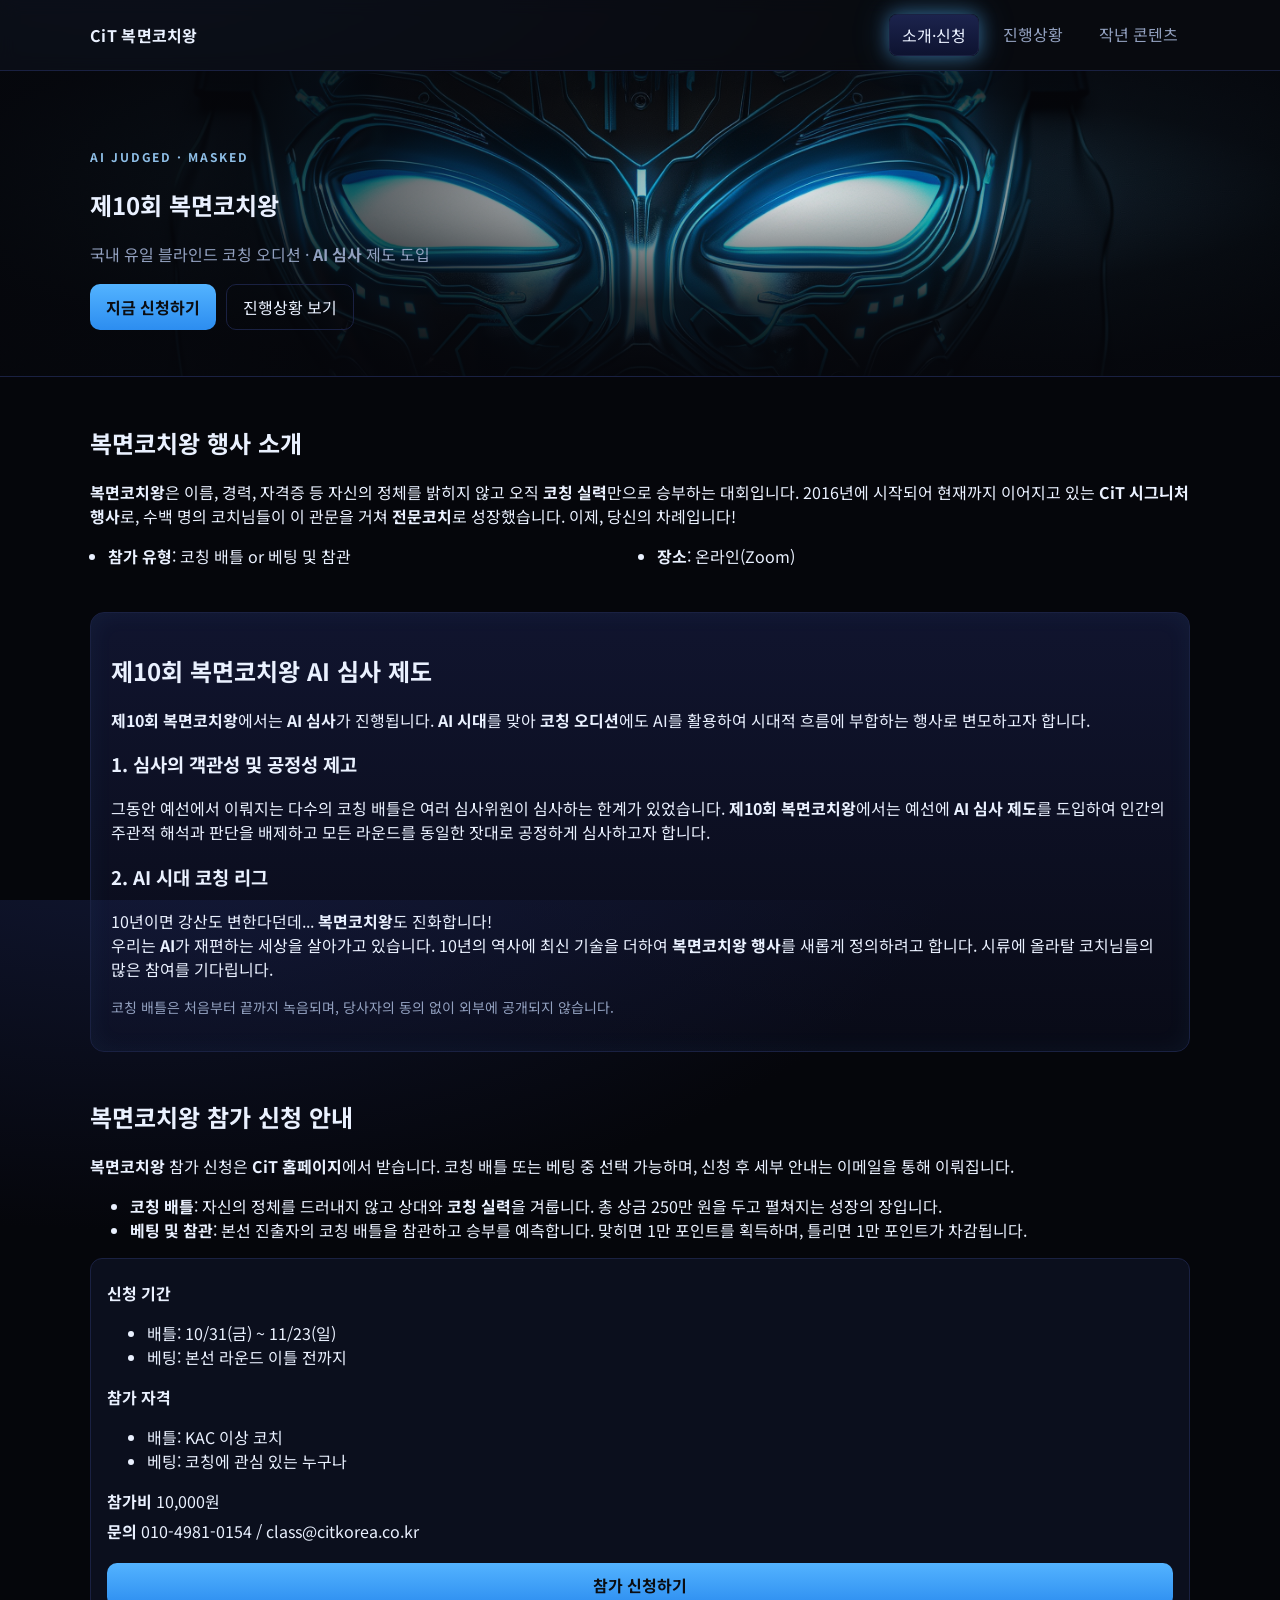
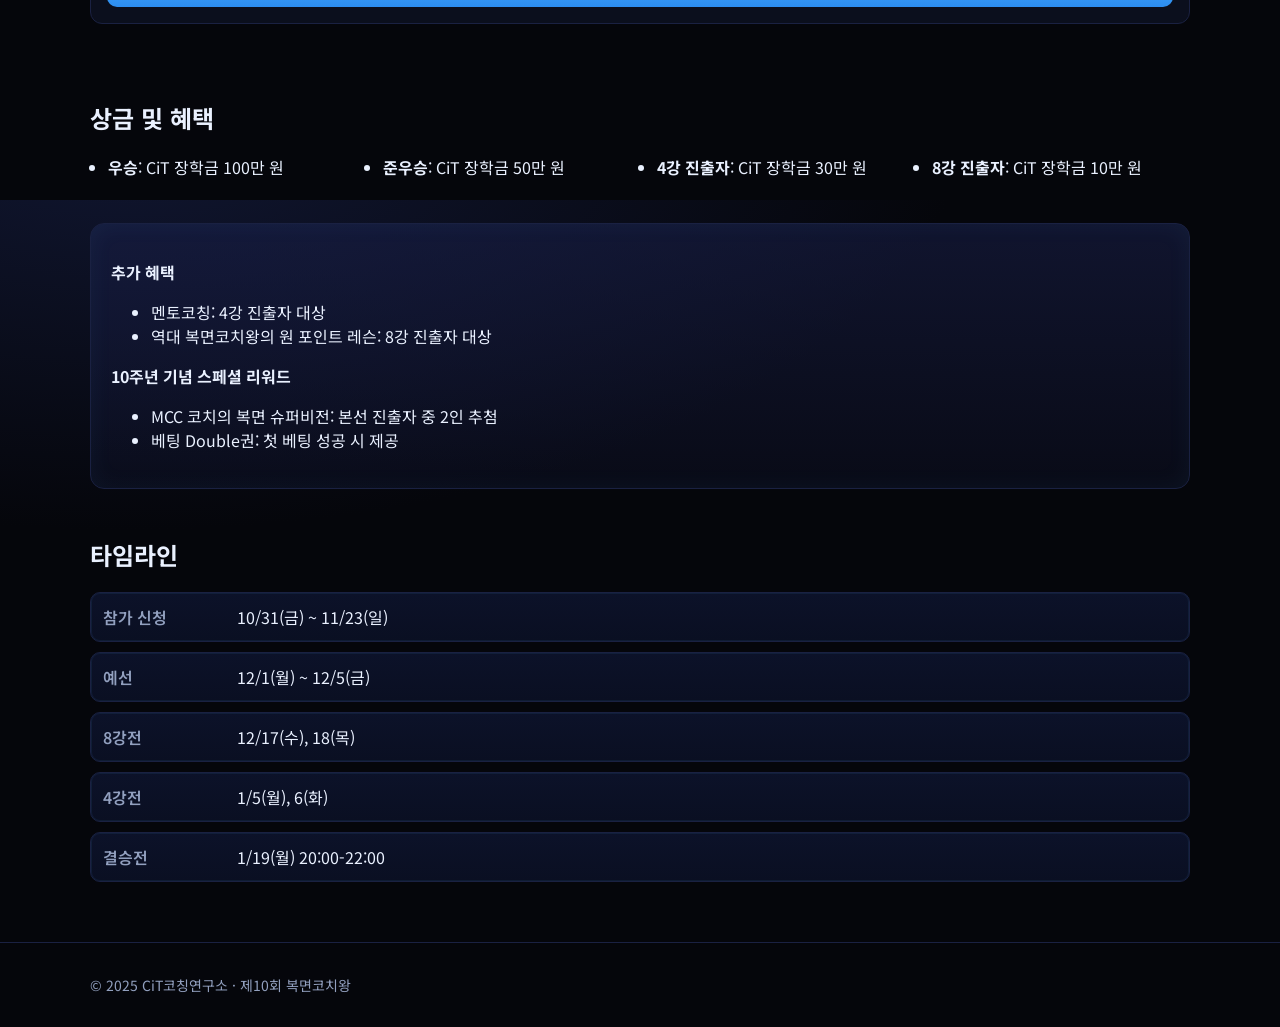
<file: index.html>
<!DOCTYPE html>
<html lang="ko">
<head>
    <meta charset="UTF-8" />
    <meta name="viewport" content="width=device-width, initial-scale=1, maximum-scale=5, user-scalable=yes" />
    <title>제10회 복면코치왕 | 소개 · 신청</title>
    <meta name="description" content="제10회 복면코치왕 행사 소개 및 참가 신청. 올해는 AI 심사 제도를 도입합니다." />
    
    <!-- SEO 메타 태그 -->
    <meta name="keywords" content="복면코치왕, 코칭, 오디션, AI심사, 코치, 전문코치, 코칭배틀, CiT코칭연구소" />
    <meta name="author" content="CiT코칭연구소" />
    <meta name="robots" content="index, follow" />
    <meta name="language" content="ko" />
    <meta name="revisit-after" content="7 days" />
    
    <!-- Open Graph 메타 태그 -->
    <meta property="og:type" content="website" />
    <meta property="og:title" content="제10회 복면코치왕 | 소개 · 신청" />
    <meta property="og:description" content="제10회 복면코치왕 행사 소개 및 참가 신청. 올해는 AI 심사 제도를 도입합니다." />
    <meta property="og:image" content="assets/img/mask-ai.png" />
    <meta property="og:url" content="https://citkorea.co.kr/masked-coach" />
    <meta property="og:site_name" content="CiT 복면코치왕" />
    <meta property="og:locale" content="ko_KR" />
    
    <!-- Twitter Card 메타 태그 -->
    <meta name="twitter:card" content="summary_large_image" />
    <meta name="twitter:title" content="제10회 복면코치왕 | 소개 · 신청" />
    <meta name="twitter:description" content="제10회 복면코치왕 행사 소개 및 참가 신청. 올해는 AI 심사 제도를 도입합니다." />
    <meta name="twitter:image" content="assets/img/mask-ai.png" />
    
    <!-- 구조화된 데이터 (JSON-LD) -->
    <script type="application/ld+json">
    {
        "@context": "https://schema.org",
        "@type": "Event",
        "name": "제10회 복면코치왕",
        "description": "국내 유일 블라인드 코칭 오디션 · AI 심사 제도 도입",
        "startDate": "2024-10-31",
        "endDate": "2025-01-19",
        "eventStatus": "https://schema.org/EventScheduled",
        "eventAttendanceMode": "https://schema.org/OnlineEventAttendanceMode",
        "location": {
            "@type": "VirtualLocation",
            "url": "https://citkorea.co.kr/masked-coach"
        },
        "organizer": {
            "@type": "Organization",
            "name": "CiT코칭연구소",
            "url": "https://citkorea.co.kr"
        },
        "offers": {
            "@type": "Offer",
            "price": "10000",
            "priceCurrency": "KRW",
            "availability": "https://schema.org/InStock"
        }
    }
    </script>
    
    <link rel="canonical" href="https://citkorea.co.kr/masked-coach/" />
    <link rel="preload" as="image" href="assets/img/mask-ai.png" />
    <link rel="preconnect" href="https://fonts.googleapis.com">
    <link rel="preconnect" href="https://fonts.gstatic.com" crossorigin>
    <link href="https://fonts.googleapis.com/css2?family=Noto+Sans+KR:wght@400;600;700&display=swap" rel="stylesheet">
    <link rel="stylesheet" href="assets/styles.css?v=20251030" />
</head>
<body>
    <header class="site-header">
        <div class="container header-inner">
            <a class="brand" href="./">CiT 복면코치왕</a>
            <nav class="nav">
                <a class="nav-link active" href="./">소개·신청</a>
                <a class="nav-link" href="progress.html">진행상황</a>
                <a class="nav-link" href="archive.html">작년 콘텐츠</a>
            </nav>
        </div>
    </header>

    <main>
        <section class="hero-image compact" style="background-image: url('assets/img/mask-ai.png');" role="img" aria-label="제10회 복면코치왕 AI 심사 제도 도입을 상징하는 마스크 이미지">
            <div class="container">
                <span class="hero-kicker">AI JUDGED · MASKED</span>
                <h1><strong>제10회 복면코치왕</strong></h1>
                <p class="subtitle">국내 유일 블라인드 코칭 오디션 · <strong>AI 심사</strong> 제도 도입</p>
                <div class="cta-group">
                    <a class="btn primary" target="_blank" rel="noopener" href="https://citkorea.co.kr/02/02_01.php">지금 신청하기</a>
                    <a class="btn ghost" href="progress.html">진행상황 보기</a>
                </div>
            </div>
        </section>
        <div class="container">

        <section class="section">
            <h2>복면코치왕 행사 소개</h2>
            <p>
                <strong>복면코치왕</strong>은 이름, 경력, 자격증 등 자신의 정체를 밝히지 않고 오직 <strong>코칭 실력</strong>만으로 승부하는 대회입니다. 2016년에 시작되어 현재까지 이어지고 있는 <strong>CiT 시그니처 행사</strong>로, 수백 명의 코치님들이 이 관문을 거쳐 <strong>전문코치</strong>로 성장했습니다. 이제, 당신의 차례입니다!
            </p>
            <ul class="keypoints">
                <li><strong>참가 유형</strong>: 코칭 배틀 or 베팅 및 참관</li>
                <li><strong>장소</strong>: 온라인(Zoom)</li>
            </ul>
        </section>

        <section class="section accent">
            <h2>제10회 복면코치왕 AI 심사 제도</h2>
            <p>
                <strong>제10회 복면코치왕</strong>에서는 <strong>AI 심사</strong>가 진행됩니다. <strong>AI 시대</strong>를 맞아 <strong>코칭 오디션</strong>에도 AI를 활용하여 시대적 흐름에 부합하는 행사로 변모하고자 합니다.
            </p>
            
            <h3>1. 심사의 객관성 및 공정성 제고</h3>
            <p>
                그동안 예선에서 이뤄지는 다수의 코칭 배틀은 여러 심사위원이 심사하는 한계가 있었습니다. <strong>제10회 복면코치왕</strong>에서는 예선에 <strong>AI 심사 제도</strong>를 도입하여 인간의 주관적 해석과 판단을 배제하고 모든 라운드를 동일한 잣대로 공정하게 심사하고자 합니다.
            </p>
            
            <h3>2. AI 시대 코칭 리그</h3>
            <p>
                10년이면 강산도 변한다던데... <strong>복면코치왕</strong>도 진화합니다!<br>
                우리는 <strong>AI</strong>가 재편하는 세상을 살아가고 있습니다. 10년의 역사에 최신 기술을 더하여 <strong>복면코치왕 행사</strong>를 새롭게 정의하려고 합니다. 시류에 올라탈 코치님들의 많은 참여를 기다립니다.
            </p>
            
            <p class="note">코칭 배틀은 처음부터 끝까지 녹음되며, 당사자의 동의 없이 외부에 공개되지 않습니다.</p>
        </section>

        <section id="apply" class="section">
            <h2>복면코치왕 참가 신청 안내</h2>
            <p>
                <strong>복면코치왕</strong> 참가 신청은 <strong>CiT 홈페이지</strong>에서 받습니다. 코칭 배틀 또는 베팅 중 선택 가능하며, 신청 후 세부 안내는 이메일을 통해 이뤄집니다.
            </p>
            <ul>
                <li><strong>코칭 배틀</strong>: 자신의 정체를 드러내지 않고 상대와 <strong>코칭 실력</strong>을 겨룹니다. 총 상금 250만 원을 두고 펼쳐지는 성장의 장입니다.</li>
                <li><strong>베팅 및 참관</strong>: 본선 진출자의 코칭 배틀을 참관하고 승부를 예측합니다. 맞히면 1만 포인트를 획득하며, 틀리면 1만 포인트가 차감됩니다.</li>
            </ul>
            <div class="apply-card">
                <div class="apply-info">
                    <p><strong>신청 기간</strong></p>
                    <ul>
                        <li>배틀: 10/31(금) ~ 11/23(일)</li>
                        <li>베팅: 본선 라운드 이틀 전까지</li>
                    </ul>
                    <p><strong>참가 자격</strong></p>
                    <ul>
                        <li>배틀: KAC 이상 코치</li>
                        <li>베팅: 코칭에 관심 있는 누구나</li>
                    </ul>
                    <p><strong>참가비</strong> 10,000원</p>
                    <p><strong>문의</strong> 010-4981-0154 / class@citkorea.co.kr</p>
                </div>
                <a class="btn primary block" target="_blank" rel="noopener" href="https://citkorea.co.kr/02/02_01.php">
                    참가 신청하기
                </a>
            </div>
        </section>

        <section class="section">
            <h2>상금 및 혜택</h2>
            <ul class="keypoints">
                <li><strong>우승</strong>: CiT 장학금 100만 원</li>
                <li><strong>준우승</strong>: CiT 장학금 50만 원</li>
                <li><strong>4강 진출자</strong>: CiT 장학금 30만 원</li>
                <li><strong>8강 진출자</strong>: CiT 장학금 10만 원</li>
            </ul>
        </section>

        <section class="section accent">
            <p><strong>추가 혜택</strong></p>
            <ul>
                <li>멘토코칭: 4강 진출자 대상</li>
                <li>역대 복면코치왕의 원 포인트 레슨: 8강 진출자 대상</li>
            </ul>
            
            <p><strong>10주년 기념 스페셜 리워드</strong></p>
            <ul>
                <li>MCC 코치의 복면 슈퍼비전: 본선 진출자 중 2인 추첨</li>
                <li>베팅 Double권: 첫 베팅 성공 시 제공</li>
            </ul>
        </section>

        <section class="section">
            <h2>타임라인</h2>
            <div class="timeline">
                <div class="timeline-item">
                    <span class="when">참가 신청</span>
                    <span class="what">10/31(금) ~ 11/23(일)</span>
                </div>
                <div class="timeline-item">
                    <span class="when">예선</span>
                    <span class="what">12/1(월) ~ 12/5(금)</span>
                </div>
                <div class="timeline-item">
                    <span class="when">8강전</span>
                    <span class="what">12/17(수), 18(목)</span>
                </div>
                <div class="timeline-item">
                    <span class="when">4강전</span>
                    <span class="what">1/5(월), 6(화)</span>
                </div>
                <div class="timeline-item">
                    <span class="when">결승전</span>
                    <span class="what">1/19(월) 20:00-22:00</span>
                </div>
            </div>
        </section>
        </div>
    </main>

    <footer class="site-footer">
        <div class="container">
            <p>© 2025 CiT코칭연구소 · 제10회 복면코치왕</p>
        </div>
    </footer>

    <script src="assets/app.js?v=20251030"></script>
</body>
</html>
</file>
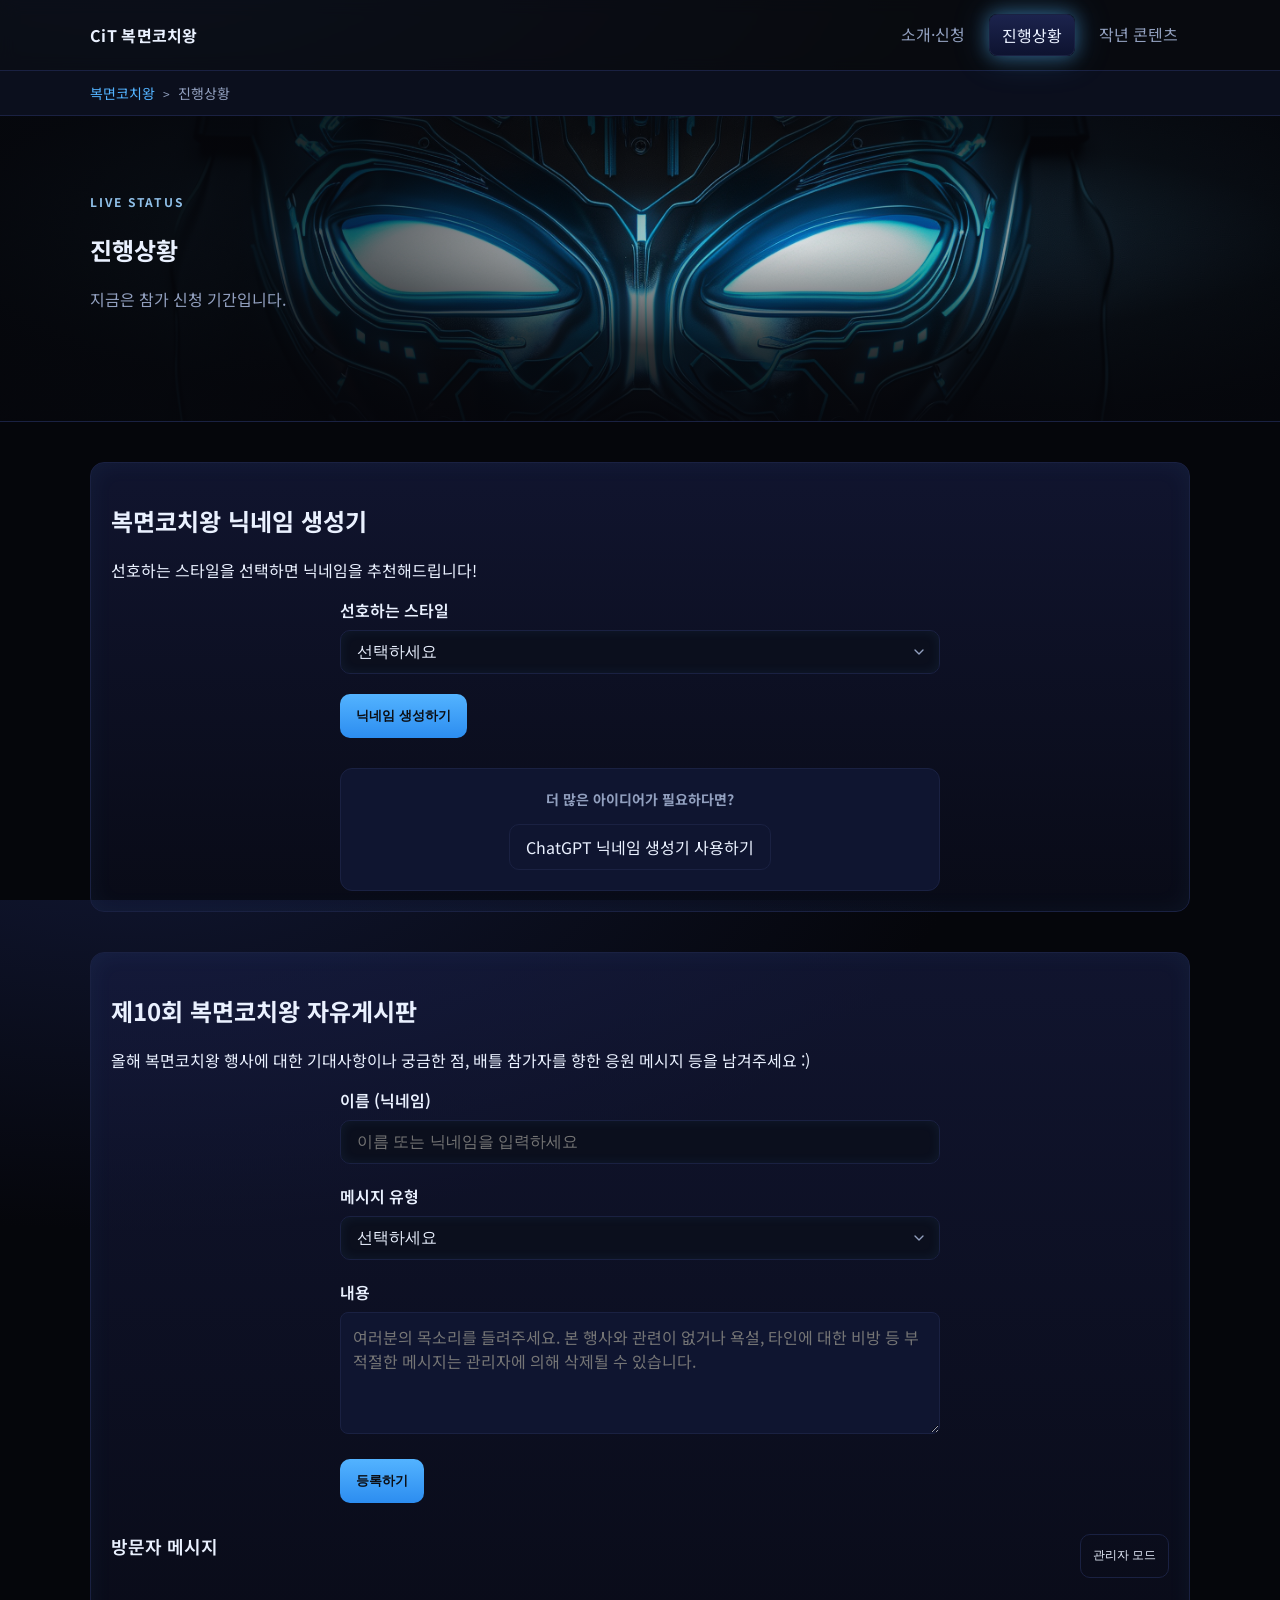
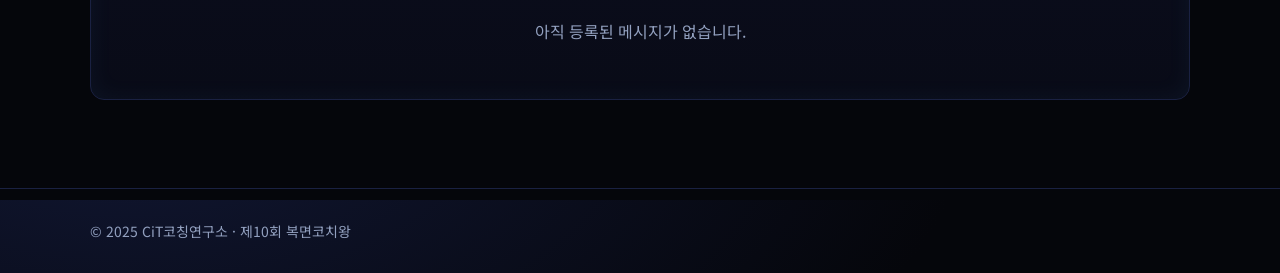
<file: progress.html>
<!DOCTYPE html>
<html lang="ko">
<head>
    <meta charset="UTF-8" />
    <meta name="viewport" content="width=device-width, initial-scale=1, maximum-scale=5, user-scalable=yes" />
    <title>진행상황 | 제10회 복면코치왕</title>
    <meta name="description" content="제10회 복면코치왕의 주간 업데이트와 현재 진행상황을 확인하세요." />
    
    <!-- SEO 메타 태그 -->
    <meta name="keywords" content="복면코치왕, 진행상황, 코칭배틀, AI심사, 코치오디션, 베팅, 닉네임생성기" />
    <meta name="author" content="CiT코칭연구소" />
    <meta name="robots" content="index, follow" />
    <meta name="language" content="ko" />
    <meta name="revisit-after" content="1 days" />
    
    <!-- Open Graph 메타 태그 -->
    <meta property="og:type" content="website" />
    <meta property="og:title" content="진행상황 | 제10회 복면코치왕" />
    <meta property="og:description" content="제10회 복면코치왕의 주간 업데이트와 현재 진행상황을 확인하세요." />
    <meta property="og:image" content="assets/img/mask-ai.png" />
    <meta property="og:url" content="https://citkorea.co.kr/masked-coach/progress.html" />
    <meta property="og:site_name" content="CiT 복면코치왕" />
    <meta property="og:locale" content="ko_KR" />
    
    <!-- Twitter Card 메타 태그 -->
    <meta name="twitter:card" content="summary_large_image" />
    <meta name="twitter:title" content="진행상황 | 제10회 복면코치왕" />
    <meta name="twitter:description" content="제10회 복면코치왕의 주간 업데이트와 현재 진행상황을 확인하세요." />
    <meta name="twitter:image" content="assets/img/mask-ai.png" />
    
    <link rel="canonical" href="https://citkorea.co.kr/masked-coach/progress.html" />
    <link rel="preload" as="image" href="assets/img/mask-ai.png" />
    <link rel="preconnect" href="https://fonts.googleapis.com">
    <link rel="preconnect" href="https://fonts.gstatic.com" crossorigin>
    <link href="https://fonts.googleapis.com/css2?family=Noto+Sans+KR:wght@400;600;700&display=swap" rel="stylesheet">
    <link rel="stylesheet" href="assets/styles.css?v=20251030" />
</head>
<body>
    <header class="site-header">
        <div class="container header-inner">
            <a class="brand" href="./">CiT 복면코치왕</a>
            <nav class="nav">
                <a class="nav-link" href="index.html">소개·신청</a>
                <a class="nav-link active" href="progress.html">진행상황</a>
                <a class="nav-link" href="archive.html">작년 콘텐츠</a>
            </nav>
        </div>
    </header>

    <main>
        <nav aria-label="Breadcrumb" class="breadcrumb">
            <div class="container">
                <ol>
                    <li><a href="index.html">복면코치왕</a></li>
                    <li aria-current="page">진행상황</li>
                </ol>
            </div>
        </nav>
        
        <section class="hero-image compact" style="background-image: url('assets/img/mask-ai.png');" role="img" aria-label="제10회 복면코치왕 진행상황을 보여주는 마스크 이미지">
            <div class="container">
                <span class="hero-kicker">LIVE STATUS</span>
                <h1><strong>진행상황</strong></h1>
                <p class="subtitle">지금은 참가 신청 기간입니다.</p>
            </div>
        </section>
        
        <section class="container section accent" style="margin-top: 40px;">
            <h2>복면코치왕 닉네임 생성기</h2>
            <p>선호하는 스타일을 선택하면 닉네임을 추천해드립니다!</p>
            
            <div class="nickname-generator">
                <div class="input-group">
                    <label for="style">선호하는 스타일</label>
                    <select id="style">
                        <option value="">선택하세요</option>
                        <option value="emotional">🌟 감성 닉네임</option>
                        <option value="cute">🐾 귀엽고 아기자기한 닉네임</option>
                        <option value="cool">😎 간지+유니크 스타일</option>
                        <option value="smart">💡 스마트+센스있는 닉네임</option>
                        <option value="food">🍕 음식 테마</option>
                        <option value="trendy">🌈 트렌디+짧은 닉네임</option>
                        <option value="game">✨ 게임/웹툰 스타일</option>
                        <option value="music">🎧 음악 스타일</option>
                        <option value="love">💗 사랑/우정 테마</option>
                        <option value="positive">☀️ 밝고 긍정적인 닉네임</option>
                        <option value="champion">🏆 역대 복면코치왕 우승자/준우승자 닉네임</option>
                    </select>
                </div>
                
                <button id="generateBtn" class="btn primary">닉네임 생성하기</button>
                
                <div id="nicknameResult" class="nickname-result" style="display: none;">
                    <h3>추천 닉네임</h3>
                    <div id="nicknameList" class="nickname-list"></div>
                    <button id="regenerateBtn" class="btn ghost">다시 생성하기</button>
                </div>
                
                <div class="external-tools">
                    <p><strong>더 많은 아이디어가 필요하다면?</strong></p>
                    <a href="https://chatgpt.com/g/g-hWhk9LyrH-nickname" target="_blank" rel="noopener" class="btn ghost">
                        ChatGPT 닉네임 생성기 사용하기
                    </a>
                </div>
            </div>
        </section>
        
        <section class="container section accent" style="margin-top: 40px;">
            <h2>제10회 복면코치왕 자유게시판</h2>
            <p>올해 복면코치왕 행사에 대한 기대사항이나 궁금한 점, 배틀 참가자를 향한 응원 메시지 등을 남겨주세요 :)</p>
            
            <div class="inquiry-form">
                <div class="input-group">
                    <label for="inquiryName">이름 (닉네임)</label>
                    <input type="text" id="inquiryName" placeholder="이름 또는 닉네임을 입력하세요" />
                </div>
                
                <div class="input-group">
                    <label for="inquiryType">메시지 유형</label>
                    <select id="inquiryType">
                        <option value="">선택하세요</option>
                        <option value="expectation">기대사항</option>
                        <option value="question">궁금한 점</option>
                        <option value="cheer">응원 메시지</option>
                        <option value="other">기타</option>
                    </select>
                </div>
                
                <div class="input-group">
                    <label for="inquiryMessage">내용</label>
                    <textarea id="inquiryMessage" placeholder="여러분의 목소리를 들려주세요. 본 행사와 관련이 없거나 욕설, 타인에 대한 비방 등 부적절한 메시지는 관리자에 의해 삭제될 수 있습니다." rows="4"></textarea>
                </div>
                
                <button id="submitInquiry" class="btn primary">등록하기</button>
            </div>
            
            <div id="inquiryList" class="inquiry-list" style="margin-top: 30px;">
                <div style="display: flex; justify-content: space-between; align-items: center; margin-bottom: 20px;">
                    <h3>방문자 메시지</h3>
                    <button id="adminToggle" class="btn ghost" style="font-size: 12px; padding: 6px 12px;">관리자 모드</button>
                </div>
                <div id="inquiryMessages"></div>
            </div>
        </section>
        
        <section class="container section">
            <div id="summary" class="summary"></div>

            <div id="progressList" class="progress-list" aria-live="polite"></div>
        </section>
    </main>

    <footer class="site-footer">
        <div class="container">
            <p>© 2025 CiT코칭연구소 · 제10회 복면코치왕</p>
        </div>
    </footer>

    <script src="assets/app.js?v=20251030"></script>
    <script>
    // 닉네임 생성기 기능
    window.addEventListener('DOMContentLoaded', () => {
        const generateBtn = document.getElementById('generateBtn');
        const regenerateBtn = document.getElementById('regenerateBtn');
        const styleSelect = document.getElementById('style');
        const nicknameResult = document.getElementById('nicknameResult');
        const nicknameList = document.getElementById('nicknameList');

        // 닉네임 데이터베이스 (각 스타일별 50개)
        const nicknameDatabase = {
            emotional: [
                '봄날의기억', '달빛조각', '고요한밤', '설레임가득', '바람결따라', '하늘보리', '노을빛소녀', '별빛정원', '초코우유처럼', '해질녘풍경',
                '푸른안개', '첫눈온다', '자작나무숲', '기억의조각', '흐린창가', '바람부는언덕', '잊지못할계절', '차가운별빛', '어스름노을', '따뜻한그늘',
                '그대의향기', '새벽편지', '잔잔한기억', '꿈꾸는오후', '파란하늘아래', '비오는목요일', '눈부신순간', '마음한조각', '여름의끝자락', '사월의기억',
                '가을에그대', '햇살가득창', '수국그늘', '안녕달빛', '조용한호수', '흐린기억속', '따스한감정', '눈물의온도', '별이된마음', '나무그늘아래',
                '다정한손길', '흩날리는추억', '작은편지', '구름사이햇살', '유리창너머', '진심하나', '반짝이는그대', '우산속너와나', '햇살노트', '흐르는감성'
            ],
            cute: [
                '말랑콩떡', '젤리곰', '쿠키냥', '뽀짝이', '딸기퐁당', '냥냥젤리', '토끼발바닥', '하마쨈', '토끼다람쥐', '복슬복슬',
                '솜사탕먹쟈', '미니딸기', '귀염탱', '달콤냥이', '햄찌라이더', '크레용곰', '말랑푸딩', '다람쥐코', '민트젤리', '쪼꼬쪼꼬',
                '통통몽', '두부멍멍', '냥냥펀치', '방울복숭아', '콩알말랑이', '붕붕젤리', '찹쌀요정', '딸기우유쨈', '폼폼사랑', '알파카쨩',
                '구름햄찌', '쫀득냥', '쪼꼬미공주', '꿀떡냥이', '꼬물꼬물', '루루베베', '솜사탕토끼', '미니미몽', '핑크말랑', '치즈냥',
                '낑깡이', '달고나러버', '우유빵쨈', '메론젤리', '쪼꼬볼킹', '꼬마딸기', '푸딩짱짱', '깜찍하쟈', '버블팡팡', '퐁당구름'
            ],
            cool: [
                '그림자소년', '블랙루나', '코드제로', '오로라헌터', '네오서울', '디지털몽크', '고스트타이거', '썬더펑크', '스텔스밤', '나이트울프',
                '무빙샷건', '블레이드킥', '다크비트', '실버크래쉬', '익스트림제로', '사이버플레임', '불꽃의심장', '아이스브레이커', '스톰워커', '나노헌터',
                '어둠의눈', '라스트펄스', '스트릿하트', '다이아펑크', '배틀그라운더', '사일런트에이전트', '킬링문', '메탈러쉬', '제로시그널', '와일드기어',
                '언더코어', '나이트포스', '루나틱제로', '섀도우킹', '스팀블레이즈', '터보캣', '언락스피릿', '바이브헌터', '글리치보이', '페이탈라이트',
                '프리즘쉐도우', '블레이즈핫', '스트롱타이거', '넥스트플레임', '샤프에지', '제로그래비티', '매그넘포스', '번개소년', '다크서클X', '시그널헌터'
            ],
            smart: [
                '책벌레의반란', '퀴즈마스터', '논리왕김수학', '꿀정보봇', '관찰자A', '타임워커', '데이터맛집', '생각많은밤', '철학하는감자', '넥스트아이디어',
                '인사이트봇', 'AI보다빠름', '문과천재', '이과의자존심', '박식토끼', '상상은자유', '실험정신', '과몰입중', '플랜B장착', '오늘의진실',
                '분석의달인', '문제는센스', '이론보다경험', '생각정리중', '밑줄긋기장인', '언어유희왕', '메모장요정', '코딩좀하는사람', '궁금한게많아', '오답도배움이다',
                '통계는진실을말해', '검색능력자', '생각하는감자', '핵심을찔러라', '논문한줄요약', '깔끔한요약러', '직관의신', '참견하지않음', '외계인의시선', '현실탐구자',
                '프레임파괴자', '발상의전환', '두뇌풀가동', '리서치중독', '잡학박사님', '정답제조기', '디지털생각꾼', '지식채집가', '진지충이지만귀여워', '상상은논리로'
            ],
            food: [
                '치즈폭탄', '딸기크림붕어', '반반치킨러버', '간장계란밥요정', '핫도그킹', '떡볶이중독', '라면스프', '마카롱몬', '망고쥬스', '샤베트하트',
                '바닐라빵', '초코미미', '햄버공주', '깻잎킬러', '순두부러버', '메론라떼', '쿨피스냥', '버블티쪼꼬', '레몬조각', '마시멜로냥이',
                '연유뿌림', '찜닭요정', '복숭아젤리', '고구마말랑이', '오므라이스킴', '튀김귀신', '크림카레', '민트초코', '고로케냥', '오징어짱',
                '달콤콘치즈', '구운계란봇', '초당옥수수', '닭다리사수', '소떡소떡러버', '양념반후라이드반', '초코칩펭귄', '감자튀김요정', '아보카도쨈', '허니버터곰',
                '브라우니룰루', '츄러스찡', '파인애플요정', '김치볶음밥러버', '와플냥', '사이다터짐', '컵라면사랑해', '콘푸로스트쪼꼬', '치즈돈까스킹', '떡꼬치요정'
            ],
            trendy: [
                '넵넵', '됴하', '알잘딱깔센', '밈천재', 'ㄴㅇㅅㅌ', '뚜둔', '급발진중', '헬찡', '존예주의', '무야호',
                '스포주의', '키야~', '음소거중', '눈치챙겨', '반모해요', '꾸안꾸러버', '플렉스중', '과몰입주의', '짤줍요정', '보라해',
                '타코야끼즈', '다꾸중독', '개추박고감', '인생네컷러버', '썸타는중', '피셜임', '텐션업', '실버버튼가쟈', '얼죽아러버', '야근중',
                '통장잔액주의', '공스타그램', '끼쟁이', '덕질해요', 'TMI봇', '꾸러기온탑', '햅삐', '소확행중', '숨참음', '파바박',
                '세젤귀', '뭐하냐요즘', '반응속도칵', '룩북천재', '인싸력상승중', '그잡채', '캡짱', '이모티콘부자', '모야이게', '흥칫뿡'
            ],
            game: [
                '전설의서포터', '마나부족', '자고있는드래곤', '불멸의탱커', '늑대의눈', '폭주궁수', '마왕직속', '체력은0', '다이스마스터', '오토파밍중',
                '서포터는예술', '버그는내운명', '마계급식', '용맹한고블린', '로그인요정', '쿨타임10초', '레이드의여왕', '만렙찍었쪄', '템줍러', '갓캐릭장착',
                '최종보스중2', '힐러의전설', '뽑기운빨충', '인벤정리중', '퀘스트깨는중', '전설의실버', '칼퇴드래곤', '파밍신동', '스킬쿨도중', '피통1남음',
                '무쌍찍는중', '초보유저요정', '깃발은내꺼', '던전은집처럼', '점프타이밍신', '연속콤보98', '보스리젠대기', '뉴비는사랑이죠', '핵노잼엔딩', '드랍템주세염',
                '화염마법사', '탈주는없다', '타겟로킹', '변신까지3초', '궁극기쏜다', '핵심유저', '닉변고민중', '파괴신등판', '대기열천년', '스킬폭발중'
            ],
            music: [
                '멜로디위에눈물', '이어폰속세상', '감성리듬', '소음속의멜로디', '플레이리스트왕', '무한반복중', '기타치는곰돌이', '새벽감성on', '리듬타는중', '스밍요정',
                '우주최강발라더', '재즈에빠짐', '멜로디조각', '밤의디제이', '피아노는내친구', '콧노래중독', '고막남친', '노래하는별빛', '이어폰공주', '브금이인생',
                '가사저장중', '드럼치는토끼', '오늘의BGM', '고음폭격러', '리듬뽀개기', '노래방1등', '박자맞춰줘', '음표냥이', '믹스테잎러버', '스피커파워',
                '클래식요정', '내귀에리듬', '플레이중...', '전주만으로심쿵', '도레미파솔사랑', '펑크스피릿', '셔플댄스고', '비트탑승중', '킬링파트장인', '오토튠NO',
                '불협화음도사랑', '헤드폰은장식', '볼륨업업', '가사에울컥', '휴대폰DJ', '음색깡패', '멜로디탐험가', '감정듬뿍리듬', '발라드맛집', '라디오끄지마'
            ],
            love: [
                '첫눈처럼', '오래된친구', '네게가는길', '너의온도', '고백은진심으로', '오늘도기다려', '우리둘의비밀', '같이걷는길', '다시만날우리', '기억속너',
                '두근반세근반', '미소짓게해줘', '설렘주의보', '친구야사랑해', '네가있어행복해', '사랑은타이밍', '내편이되어줘', '그때그사람', '손잡을래?', '함께한계절',
                '달달한기억', '우린운명일까', '첫사랑의향기', '보고싶다너', '짝사랑시작됨', '사소한기쁨', '친구이상연인미만', '사랑이맞을까', '안아줄게요', '내마음속1등',
                '여전히너야', '걱정하지마내가있어', '추억팔이중', '손편지한장', '미워할수없는너', '너만보여', '생각나서왔어', '썸은진행형', '소중한사람', '이별은아직',
                '다시만날날', '우정이란이름', '가까운듯먼너', '내곁에있어줘', '친구에서연인으로', '사랑은천천히', '함께웃는날', '너와의일기', '마음이닿기를', '넌내운명'
            ],
            positive: [
                '해피바이러스', '햇살미소', '긍정에너지', '웃음봇', '밝게살자', '오늘도행복', '다잘될거야', '기분업업', '늘좋은하루', '화이팅천사',
                '스마일가득', '반짝이는하루', '기분좋은예감', '행복전도사', '희망가득이', '아자아자파워', '긍정매니아', '웃는게이쁨', '좋은기운가득', '퐁당행복',
                '내일은더좋아', '다시시작해봐요', '햇살충전완료', '웃음샘터', '오늘도파이팅', '좋아좋아좋아', '하하호호', '스마일중독', '우울금지', '행복만들기',
                '좋은일가득', '해피캠퍼', '소확행수집가', '감사한마음', '여유있게살자', '무지개마음', '긍정온도상승', '잘될거야진짜로', '내편은나야', '빛나는너',
                '오늘도멋져', '감사일기러버', '착한에너지', '유쾌발랄', '쿨하게살자', '마음밝힘이', '긍정스위치온', '밝은생각연구소', '마음챙김러', '환한웃음'
            ],
            champion: [
                '오리', '큐티', '울트라꼬꼬', '빈츠', '앨리스', 'Abin', '코칭여왕', '숲향', '바니바니', '치카치카',
                '그리너리', '여유', '은빛반디', '플라워', 'Sophia', '다람', '미소로', '나비'
            ]
        };

        function generateNicknames(style) {
            const nicknames = nicknameDatabase[style] || nicknameDatabase.emotional;
            
            // 랜덤하게 3개 선택
            const shuffled = [...nicknames].sort(() => 0.5 - Math.random());
            return shuffled.slice(0, 3);
        }

        function copyToClipboard(text) {
            navigator.clipboard.writeText(text).then(() => {
                alert(`"${text}"가 클립보드에 복사되었습니다!`);
            }).catch(() => {
                // 클립보드 API가 지원되지 않는 경우 대체 방법
                const textArea = document.createElement('textarea');
                textArea.value = text;
                document.body.appendChild(textArea);
                textArea.select();
                document.execCommand('copy');
                document.body.removeChild(textArea);
                alert(`"${text}"가 클립보드에 복사되었습니다!`);
            });
        }

        function displayNicknames(nicknames) {
            nicknameList.innerHTML = '';
            nicknames.forEach((nickname, index) => {
                const nicknameEl = document.createElement('div');
                nicknameEl.className = 'nickname-item';
                nicknameEl.innerHTML = `
                    <span class="nickname-number">${index + 1}</span>
                    <span class="nickname-text">${nickname}</span>
                    <button class="copy-btn" data-nickname="${nickname}">복사</button>
                `;
                nicknameList.appendChild(nicknameEl);
            });
            nicknameResult.style.display = 'block';
            
            // 복사 버튼에 이벤트 리스너 추가
            const copyButtons = nicknameList.querySelectorAll('.copy-btn');
            copyButtons.forEach(button => {
                button.addEventListener('click', () => {
                    const nickname = button.getAttribute('data-nickname');
                    copyToClipboard(nickname);
                });
            });
        }

        generateBtn.addEventListener('click', () => {
            const style = styleSelect.value;
            
            if (!style) {
                alert('선호하는 스타일을 선택해주세요!');
                return;
            }
            
            const nicknames = generateNicknames(style);
            displayNicknames(nicknames);
        });

        regenerateBtn.addEventListener('click', () => {
            const style = styleSelect.value;
            
            if (!style) {
                alert('선호하는 스타일을 선택해주세요!');
                return;
            }
            
            const nicknames = generateNicknames(style);
            displayNicknames(nicknames);
        });

        // 스타일 선택 시 자동 생성 제거 - 버튼 클릭으로만 생성
    });

    // 기대사항 & 문의 기능
    window.addEventListener('DOMContentLoaded', () => {
        const submitBtn = document.getElementById('submitInquiry');
        const inquiryMessages = document.getElementById('inquiryMessages');
        const adminToggle = document.getElementById('adminToggle');
        
        // 관리자 모드 상태 (기본값: false)
        let isAdminMode = false;
        
        // 관리자 모드 토글
        adminToggle.addEventListener('click', () => {
            const password = prompt('관리자 비밀번호를 입력하세요:');
            if (password === 'admin123') { // 간단한 비밀번호
                isAdminMode = !isAdminMode;
                adminToggle.textContent = isAdminMode ? '일반 모드' : '관리자 모드';
                adminToggle.style.background = isAdminMode ? 'var(--primary)' : 'transparent';
                adminToggle.style.color = isAdminMode ? 'var(--bg)' : 'var(--primary)';
                displayInquiries(); // 화면 다시 그리기
            } else if (password !== null) {
                alert('비밀번호가 올바르지 않습니다.');
            }
        });
        
        // 로컬 스토리지에서 메시지 불러오기
        loadInquiries();
        
        submitBtn.addEventListener('click', () => {
            const name = document.getElementById('inquiryName').value.trim();
            const type = document.getElementById('inquiryType').value;
            const message = document.getElementById('inquiryMessage').value.trim();
            
            if (!name || !type || !message) {
                alert('모든 항목을 입력해주세요!');
                return;
            }
            
            const inquiry = {
                id: Date.now(),
                name: name,
                type: type,
                message: message,
                date: new Date().toLocaleDateString('ko-KR')
            };
            
            // 로컬 스토리지에 저장
            const inquiries = JSON.parse(localStorage.getItem('inquiries') || '[]');
            inquiries.unshift(inquiry); // 최신 메시지가 위에 오도록
            localStorage.setItem('inquiries', JSON.stringify(inquiries));
            
            // 화면에 표시
            displayInquiries();
            
            // 폼 초기화
            document.getElementById('inquiryName').value = '';
            document.getElementById('inquiryType').value = '';
            document.getElementById('inquiryMessage').value = '';
            
            alert('메시지가 등록되었습니다!');
        });
        
        function loadInquiries() {
            displayInquiries();
        }
        
        function displayInquiries() {
            const inquiries = JSON.parse(localStorage.getItem('inquiries') || '[]');
            inquiryMessages.innerHTML = '';
            
            if (inquiries.length === 0) {
                inquiryMessages.innerHTML = '<p style="text-align: center; color: var(--muted); padding: 20px;">아직 등록된 메시지가 없습니다.</p>';
                return;
            }
            
            inquiries.forEach(inquiry => {
                const inquiryEl = document.createElement('div');
                inquiryEl.className = 'inquiry-item';
                
                // 관리자 모드일 때만 삭제 버튼 표시
                const deleteButton = isAdminMode ? 
                    `<button class="delete-btn" onclick="deleteInquiry(${inquiry.id})">삭제</button>` : '';
                
                inquiryEl.innerHTML = `
                    <div class="inquiry-header">
                        <span class="inquiry-name">${inquiry.name}</span>
                        <span class="inquiry-type">${getTypeLabel(inquiry.type)}</span>
                        <span class="inquiry-date">${inquiry.date}</span>
                        ${deleteButton}
                    </div>
                    <div class="inquiry-content">${inquiry.message}</div>
                `;
                inquiryMessages.appendChild(inquiryEl);
            });
        }
        
        // 전역 함수로 삭제 기능 추가
        window.deleteInquiry = function(id) {
            if (confirm('정말로 이 메시지를 삭제하시겠습니까?')) {
                const inquiries = JSON.parse(localStorage.getItem('inquiries') || '[]');
                const filteredInquiries = inquiries.filter(inquiry => inquiry.id !== id);
                localStorage.setItem('inquiries', JSON.stringify(filteredInquiries));
                displayInquiries();
            }
        };
        
        function getTypeLabel(type) {
            const labels = {
                'expectation': '기대사항',
                'question': '궁금한 점',
                'cheer': '응원 메시지',
                'other': '기타'
            };
            return labels[type] || type;
        }
    });

    // 기존 진행상황 기능
    window.addEventListener('DOMContentLoaded', async () => {
        const listEl = document.getElementById('progressList');
        const summaryEl = document.getElementById('summary');
        const filterEl = document.getElementById('filterText');

        const res = await fetch('data/progress.json?v=20251030', { cache: 'no-store' });
        const data = await res.json();

        const render = (items) => {
            listEl.innerHTML = '';
            items.forEach(item => {
                const card = document.createElement('article');
                card.className = 'card progress-card';
                card.innerHTML = `
                    <header class="card-header">
                        <span class="badge">${item.week ? 'W' + item.week : item.milestone || ''}</span>
                        <h3>${item.title}</h3>
                    </header>
                    <div class="card-body">
                        <p>${item.summary}</p>
                        ${item.links && item.links.length ? `<ul class="links">${item.links.map(l => `<li><a target="_blank" rel="noopener" href="${l.url}">${l.label || '링크'}</a></li>`).join('')}</ul>` : ''}
                        ${item.media ? `<div class="media">${item.media.type === 'youtube' ? `<iframe src="https://www.youtube.com/embed/${item.media.id}" title="YouTube video" allowfullscreen></iframe>` : ''}</div>` : ''}
                    </div>
                    <footer class="card-footer">
                        <time datetime="${item.date}">${item.date}</time>
                        ${item.tags && item.tags.length ? `<div class="tags">${item.tags.map(t => `<span class="tag">${t}</span>`).join('')}</div>` : ''}
                    </footer>
                `;
                listEl.appendChild(card);
            });
        };

        const computeSummary = (items) => {
            const total = items.length;
            if (total === 0) {
                summaryEl.innerHTML = '';
                return;
            }
            const milestones = items.filter(i => !!i.milestone).length;
            const weeks = items.filter(i => !!i.week).length;
            summaryEl.innerHTML = `<div class="stats">
                <div class="stat"><span class="num">${weeks}</span><span class="label">주간 업데이트</span></div>
                <div class="stat"><span class="num">${milestones}</span><span class="label">마일스톤</span></div>
                <div class="stat"><span class="num">${total}</span><span class="label">총 업데이트</span></div>
            </div>`;
        };

        computeSummary(data.items);
        render(data.items);

        const filter = () => {
            const q = (filterEl.value || '').toLowerCase();
            const filtered = data.items.filter(i =>
                (i.title && i.title.toLowerCase().includes(q)) ||
                (i.summary && i.summary.toLowerCase().includes(q)) ||
                (i.milestone && i.milestone.toLowerCase().includes(q)) ||
                (String(i.week || '').includes(q)) ||
                (Array.isArray(i.tags) && i.tags.some(t => t.toLowerCase().includes(q)))
            );
            render(filtered);
        };

        filterEl.addEventListener('input', filter);
    });
    </script>
</body>
</html>
</file>
<file: assets/styles.css>
:root {
  --bg: #05060b;
  --panel: #0b0f1d;
  --text: #eaf1ff;
  --muted: #92a0bf;
  --primary: #53b3ff;
  --primary-600: #2c8df0;
  --accent: #0f1530;
  --border: #1a2142;
  --success: #8dd08a;
  --glow: 0 0 18px rgba(83,179,255,0.45), 0 0 36px rgba(83,179,255,0.25);
}

* { box-sizing: border-box; }
html, body { height: 100%; }
body {
  margin: 0;
  font-family: 'Noto Sans KR', system-ui, -apple-system, Segoe UI, Roboto, Arial, sans-serif;
  color: var(--text);
  background: radial-gradient(1400px 700px at 10% -10%, #111733 0%, var(--bg) 60%);
}

.container { width: min(1100px, 92vw); margin: 0 auto; }

.site-header { position: sticky; top: 0; z-index: 10; background: rgba(11,13,18,0.7); backdrop-filter: blur(8px); border-bottom: 1px solid var(--border); }
.header-inner { display: flex; align-items: center; justify-content: space-between; padding: 14px 0; }
.brand { color: var(--text); text-decoration: none; font-weight: 700; letter-spacing: 0.3px; }
.nav { display: flex; gap: 12px; }
.nav-link { color: var(--muted); text-decoration: none; padding: 8px 12px; border-radius: 8px; }
.nav-link:hover { color: var(--text); background: var(--accent); }
.nav-link.active { color: var(--text); background: linear-gradient(180deg, rgba(30,38,84,0.9), rgba(14,20,52,0.9)); border: 1px solid var(--border); box-shadow: var(--glow); }

.hero { padding: 64px 0 24px; text-align: left; }
.hero h1 { font-size: 40px; margin: 0 0 8px; }
.subtitle { color: var(--muted); margin-top: 6px; }
.cta-group { margin-top: 18px; display: flex; gap: 10px; flex-wrap: wrap; }

/* Hero image banner */
.hero-image {
  position: relative;
  padding: 120px 0 80px;
  background-position: center;
  background-size: cover;
  background-repeat: no-repeat;
  border-bottom: 1px solid var(--border);
  min-height: 46vh;
}
.hero-image::before {
  content: '';
  position: absolute;
  inset: 0;
  background: radial-gradient(70% 60% at 60% 40%, rgba(14,20,52,0.08) 0%, rgba(5,6,11,0.82) 60%, rgba(5,6,11,0.95) 100%);
}
.hero-image.compact { min-height: 34vh; padding: 72px 0 44px; }
.hero-image.contain { background-size: contain; min-height: 56vh; }
.hero-image .container { position: relative; z-index: 1; }
.hero-kicker { display: inline-block; color: #9ed3ff; text-transform: uppercase; letter-spacing: 0.16em; font-weight: 700; font-size: 12px; opacity: 0.9; }
.hero h1 strong { color: #a9d9ff; text-shadow: var(--glow); }

.btn { 
  display: inline-flex; 
  align-items: center; 
  justify-content: center; 
  gap: 8px; 
  padding: 10px 16px; 
  border-radius: 10px; 
  text-decoration: none; 
  color: var(--text); 
  border: 1px solid var(--border); 
  background: var(--accent); 
  box-shadow: 0 0 0 rgba(0,0,0,0); 
  transition: box-shadow .2s ease, transform .08s ease;
  min-height: 44px; /* 터치 친화적인 최소 높이 */
  -webkit-tap-highlight-color: transparent; /* 모바일 터치 하이라이트 제거 */
  touch-action: manipulation; /* 더블탭 줌 방지 */
}
.btn.primary { background: linear-gradient(180deg, var(--primary), var(--primary-600)); border: none; color: #0b0d12; font-weight: 700; }
.btn.primary:hover { box-shadow: var(--glow); transform: translateY(-1px); }
.btn.ghost { 
  background: transparent; 
  transition: all 0.2s ease;
}

.btn.ghost:hover {
  background: var(--primary);
  color: var(--bg);
  transform: translateY(-1px);
}
.btn.block { width: 100%; }

.section { padding: 28px 0; }
.section.accent { background: linear-gradient(180deg, rgba(24,30,70,0.6), rgba(24,30,70,0.2)); border: 1px solid var(--border); border-radius: 14px; padding: 20px; box-shadow: inset 0 0 24px rgba(83,179,255,0.06); }

.keypoints { display: grid; grid-template-columns: repeat(auto-fit, minmax(220px, 1fr)); gap: 8px 16px; padding-left: 18px; }
.criteria { padding-left: 18px; }
.note { color: var(--muted); font-size: 14px; }

.apply-card { display: grid; grid-template-columns: 1fr; gap: 14px; background: var(--panel); border: 1px solid var(--border); border-radius: 12px; padding: 16px; }
.apply-info p { margin: 6px 0; }

.timeline { display: grid; gap: 10px; }
.timeline-item { display: grid; grid-template-columns: 120px 1fr; gap: 14px; align-items: center; background: linear-gradient(180deg, #0c1229, #0a0f22); border: 1px solid var(--border); padding: 12px; border-radius: 10px; box-shadow: inset 0 0 0 1px rgba(83,179,255,0.08); }
.timeline .when { color: var(--muted); font-weight: 600; }

.site-footer { border-top: 1px solid var(--border); margin-top: 32px; }
.site-footer .container { padding: 18px 0; color: var(--muted); font-size: 14px; }

.card { background: linear-gradient(180deg, #0d1226, #0a0f21); border: 1px solid var(--border); border-radius: 12px; overflow: hidden; box-shadow: inset 0 0 0 1px rgba(83,179,255,0.06); }
.card-header { display: flex; align-items: center; gap: 10px; padding: 12px 14px; border-bottom: 1px solid var(--border); background: #151a2b; }
.card-header h3 { margin: 0; font-size: 18px; }
.badge { display: inline-block; padding: 2px 8px; border-radius: 999px; background: linear-gradient(180deg, #263266, #1c274f); color: var(--text); font-size: 12px; box-shadow: var(--glow); }
.card-body { padding: 12px 14px; color: var(--text); }
.card-footer { padding: 10px 14px; border-top: 1px solid var(--border); color: var(--muted); display: flex; gap: 12px; align-items: center; justify-content: space-between; }

.progress-controls { display: flex; gap: 12px; margin: 12px 0 18px; }
.progress-controls input { background: var(--panel); border: 1px solid var(--border); color: var(--text); padding: 10px 12px; border-radius: 10px; width: 280px; box-shadow: inset 0 0 12px rgba(83,179,255,0.08); }

.stats { display: grid; grid-template-columns: repeat(auto-fit, minmax(160px, 1fr)); gap: 12px; margin: 12px 0 16px; }
.stat { background: var(--panel); border: 1px solid var(--border); border-radius: 12px; padding: 12px; display: grid; gap: 4px; }
.stat .num { font-size: 22px; font-weight: 700; }
.stat .label { color: var(--muted); font-size: 13px; }

.grid { display: grid; grid-template-columns: 1fr; gap: 20px; }
.video-card .thumb { aspect-ratio: 16/9; background: #000; box-shadow: 0 0 24px rgba(169, 137, 65, 0.25); }
.video-card iframe { width: 100%; height: 100%; border: 0; }

.links { padding-left: 18px; }
.tags { display: flex; gap: 6px; flex-wrap: wrap; }
.tag { background: #22305c; border-radius: 999px; padding: 2px 8px; font-size: 12px; box-shadow: var(--glow); }

/* 모바일 최적화 */
@media (max-width: 768px) {
  /* 스크롤 개선 */
  html {
    -webkit-overflow-scrolling: touch;
  }
  
  body {
    -webkit-text-size-adjust: 100%; /* iOS 텍스트 크기 자동 조정 방지 */
  }
  .container { 
    width: 95vw; 
    padding: 0 16px;
  }
  
  .site-header {
    padding: 0 16px;
  }
  
  .header-inner {
    flex-direction: column;
    gap: 16px;
    padding: 16px 0;
  }
  
  .nav {
    width: 100%;
    justify-content: center;
    flex-wrap: wrap;
    gap: 8px;
  }
  
  .nav-link {
    font-size: 14px;
    padding: 10px 16px;
  }
  
  .hero-image {
    padding: 80px 0 60px;
    min-height: 40vh;
  }
  
  .hero-image h1 {
    font-size: 28px;
    line-height: 1.2;
  }
  
  .subtitle {
    font-size: 16px;
    line-height: 1.4;
  }
  
  .cta-group {
    flex-direction: column;
    align-items: stretch;
    gap: 12px;
  }
  
  .btn {
    padding: 14px 20px;
    font-size: 16px;
    text-align: center;
  }
  
  .section {
    padding: 32px 0;
  }
  
  .section h2 {
    font-size: 24px;
    margin-bottom: 20px;
  }
  
  .section h3 {
    font-size: 20px;
    margin-bottom: 16px;
  }
  
  .keypoints {
    padding-left: 20px;
  }
  
  .keypoints li {
    margin-bottom: 12px;
    font-size: 15px;
    line-height: 1.5;
  }
  
  .apply-card {
    flex-direction: column;
    gap: 24px;
  }
  
  .apply-info {
    order: 1;
  }
  
  .timeline {
    gap: 16px;
  }
  
  .timeline-item {
    grid-template-columns: 80px 1fr;
    gap: 12px;
    padding: 16px;
  }
  
  .timeline-item .when {
    font-size: 12px;
  }
  
  .timeline-item .what {
    font-size: 14px;
  }
  
  .card {
    margin-bottom: 20px;
  }
  
  .card-header h3 {
    font-size: 18px;
  }
  
  .card-body p {
    font-size: 14px;
    line-height: 1.6;
  }
  
  .grid {
    grid-template-columns: 1fr;
    gap: 20px;
  }
  
  .video-card .thumb iframe {
    height: 200px;
  }
  
  .stats {
    flex-direction: column;
    gap: 16px;
  }
  
  .stat {
    text-align: center;
  }
  
  .stat .num {
    font-size: 32px;
  }
  
  .stat .label {
    font-size: 14px;
  }
  
  /* 모바일에서 더 나은 터치 경험 */
  .nav-link,
  .btn,
  .copy-btn,
  .delete-btn {
    -webkit-tap-highlight-color: transparent;
    touch-action: manipulation;
  }
  
  /* 모바일에서 스크롤 개선 */
  .progress-list,
  .inquiry-list {
    -webkit-overflow-scrolling: touch;
  }
  
  /* 모바일에서 폰트 크기 최적화 */
  p, li, span {
    font-size: 15px;
    line-height: 1.6;
  }
  
  /* 모바일에서 더 나은 가독성 */
  .hero-kicker {
    font-size: 11px;
  }
  
  .note {
    font-size: 13px;
    padding: 12px;
  }
  
  /* 모바일에서 카드 간격 조정 */
  .card {
    margin-bottom: 16px;
  }
  
  /* 모바일에서 태그 크기 조정 */
  .tag {
    font-size: 11px;
    padding: 3px 8px;
  }
  
  /* 모바일에서 드롭다운 화살표 크기 조정 */
  .input-group select {
    background-size: 14px;
    padding-right: 36px;
  }
}

@media (max-width: 640px) {
  .timeline-item { 
    grid-template-columns: 70px 1fr; 
    padding: 12px;
  }
  
  .hero-image h1 {
    font-size: 24px;
  }
  
  .section h2 {
    font-size: 22px;
  }
  
  .section h3 {
    font-size: 18px;
  }
  
  .nickname-generator {
    padding: 0 10px;
  }
  
  .nickname-item {
    flex-direction: column;
    align-items: flex-start;
    gap: 8px;
  }
  
  .nickname-text {
    font-size: 14px;
  }
  
  .breadcrumb ol {
    flex-wrap: wrap;
  }
  
  .inquiry-form .input-group {
    margin-bottom: 16px;
  }
  
  .inquiry-form textarea {
    min-height: 100px;
  }
  
  .inquiry-item {
    padding: 16px;
  }
  
  .inquiry-header {
    flex-direction: column;
    align-items: flex-start;
    gap: 8px;
  }
  
  .inquiry-name {
    font-size: 13px;
  }
  
  .inquiry-content {
    font-size: 13px;
  }
}

/* 닉네임 생성기 스타일 */
.nickname-generator {
  max-width: 600px;
  margin: 0 auto;
}

.input-group {
  margin-bottom: 20px;
}

.input-group label {
  display: block;
  margin-bottom: 8px;
  font-weight: 600;
  color: var(--text);
}

.input-group input,
.input-group select {
  width: 100%;
  padding: 12px 16px;
  background: var(--panel);
  border: 1px solid var(--border);
  border-radius: 10px;
  color: var(--text);
  font-size: 16px; /* 모바일에서 줌 방지 */
  box-shadow: inset 0 0 12px rgba(83,179,255,0.08);
  transition: border-color 0.2s ease;
  min-height: 44px; /* 터치 친화적인 최소 높이 */
  -webkit-appearance: none; /* iOS 기본 스타일 제거 */
  -webkit-tap-highlight-color: transparent;
}

/* 드롭다운 화살표 스타일 */
.input-group select {
  background-image: url("data:image/svg+xml;charset=UTF-8,%3csvg xmlns='http://www.w3.org/2000/svg' viewBox='0 0 24 24' fill='none' stroke='%2392a0bf' stroke-width='2' stroke-linecap='round' stroke-linejoin='round'%3e%3cpolyline points='6,9 12,15 18,9'%3e%3c/polyline%3e%3c/svg%3e");
  background-repeat: no-repeat;
  background-position: right 12px center;
  background-size: 16px;
  padding-right: 40px; /* 화살표를 위한 여백 */
}

.input-group input:focus,
.input-group select:focus {
  outline: none;
  border-color: var(--primary);
  box-shadow: inset 0 0 12px rgba(83,179,255,0.15), 0 0 0 2px rgba(83,179,255,0.1);
}

/* 포커스 상태에서 화살표 색상 변경 */
.input-group select:focus {
  background-image: url("data:image/svg+xml;charset=UTF-8,%3csvg xmlns='http://www.w3.org/2000/svg' viewBox='0 0 24 24' fill='none' stroke='%2353b3ff' stroke-width='2' stroke-linecap='round' stroke-linejoin='round'%3e%3cpolyline points='6,9 12,15 18,9'%3e%3c/polyline%3e%3c/svg%3e");
}

.nickname-result {
  margin-top: 30px;
  padding: 20px;
  background: var(--panel);
  border: 1px solid var(--border);
  border-radius: 12px;
  box-shadow: 0 0 24px rgba(83,179,255,0.1);
}

.nickname-result h3 {
  margin: 0 0 20px 0;
  color: var(--primary);
  font-size: 20px;
}

.nickname-list {
  display: flex;
  flex-direction: column;
  gap: 12px;
  margin-bottom: 20px;
}

.nickname-item {
  display: flex;
  align-items: center;
  gap: 12px;
  padding: 12px 16px;
  background: var(--accent);
  border: 1px solid var(--border);
  border-radius: 8px;
  transition: all 0.2s ease;
}

.nickname-item:hover {
  border-color: var(--primary);
  box-shadow: 0 0 12px rgba(83,179,255,0.15);
}

.nickname-number {
  display: flex;
  align-items: center;
  justify-content: center;
  width: 24px;
  height: 24px;
  background: var(--primary);
  color: var(--bg);
  border-radius: 50%;
  font-weight: 700;
  font-size: 12px;
}

.nickname-text {
  flex: 1;
  font-weight: 600;
  font-size: 16px;
  color: var(--text);
}

.copy-btn {
  padding: 6px 12px;
  background: transparent;
  border: 1px solid var(--primary);
  border-radius: 6px;
  color: var(--primary);
  font-size: 12px;
  font-weight: 600;
  cursor: pointer;
  transition: all 0.2s ease;
}

.copy-btn:hover {
  background: var(--primary);
  color: var(--bg);
}

.external-tools {
  margin-top: 30px;
  padding: 20px;
  background: var(--accent);
  border: 1px solid var(--border);
  border-radius: 12px;
  text-align: center;
}

.external-tools p {
  margin: 0 0 15px 0;
  color: var(--muted);
  font-size: 14px;
}

/* 기대사항 & 문의 스타일 */
.inquiry-form {
  max-width: 600px;
  margin: 0 auto;
}

.inquiry-form .input-group {
  margin-bottom: 20px;
}

.inquiry-form textarea {
  width: 100%;
  padding: 12px;
  background: var(--accent);
  border: 1px solid var(--border);
  border-radius: 8px;
  color: var(--text);
  font-family: inherit;
  font-size: 16px; /* 모바일에서 줌 방지 */
  resize: vertical;
  min-height: 100px;
  -webkit-appearance: none; /* iOS 기본 스타일 제거 */
  -webkit-tap-highlight-color: transparent;
}

.inquiry-form textarea:focus {
  outline: none;
  border-color: var(--primary);
  box-shadow: 0 0 0 2px rgba(83, 179, 255, 0.1);
}

.inquiry-list h3 {
  margin: 0 0 20px 0;
  color: var(--text);
  font-size: 18px;
  font-weight: 600;
}

.inquiry-item {
  background: var(--accent);
  border: 1px solid var(--border);
  border-radius: 12px;
  padding: 16px;
  margin-bottom: 12px;
  transition: all 0.2s ease;
}

.inquiry-item:hover {
  border-color: var(--primary);
  box-shadow: 0 2px 8px rgba(83, 179, 255, 0.1);
}

.inquiry-header {
  display: flex;
  align-items: center;
  gap: 12px;
  margin-bottom: 8px;
  flex-wrap: wrap;
}

.inquiry-name {
  font-weight: 600;
  color: var(--primary);
  font-size: 14px;
}

.inquiry-type {
  background: var(--primary);
  color: var(--bg);
  padding: 2px 8px;
  border-radius: 12px;
  font-size: 12px;
  font-weight: 500;
}

.inquiry-date {
  color: var(--muted);
  font-size: 12px;
  margin-left: auto;
}

.delete-btn {
  padding: 4px 8px;
  background: transparent;
  border: 1px solid #ff6b6b;
  border-radius: 4px;
  color: #ff6b6b;
  font-size: 11px;
  font-weight: 500;
  cursor: pointer;
  transition: all 0.2s ease;
  margin-left: 8px;
}

.delete-btn:hover {
  background: #ff6b6b;
  color: white;
}

.inquiry-content {
  color: var(--text);
  line-height: 1.6;
  font-size: 14px;
  white-space: pre-wrap;
}

/* Breadcrumb Navigation */
.breadcrumb {
  background: var(--panel);
  border-bottom: 1px solid var(--border);
  padding: 12px 0;
}

.breadcrumb ol {
  display: flex;
  list-style: none;
  margin: 0;
  padding: 0;
  gap: 8px;
  align-items: center;
}

.breadcrumb li {
  display: flex;
  align-items: center;
}

.breadcrumb li:not(:last-child)::after {
  content: '>';
  color: var(--muted);
  margin-left: 8px;
  font-size: 12px;
}

.breadcrumb a {
  color: var(--primary);
  text-decoration: none;
  font-size: 14px;
  transition: color 0.2s ease;
}

.breadcrumb a:hover {
  color: var(--text);
}

.breadcrumb li[aria-current="page"] {
  color: var(--muted);
  font-size: 14px;
}
</file>
